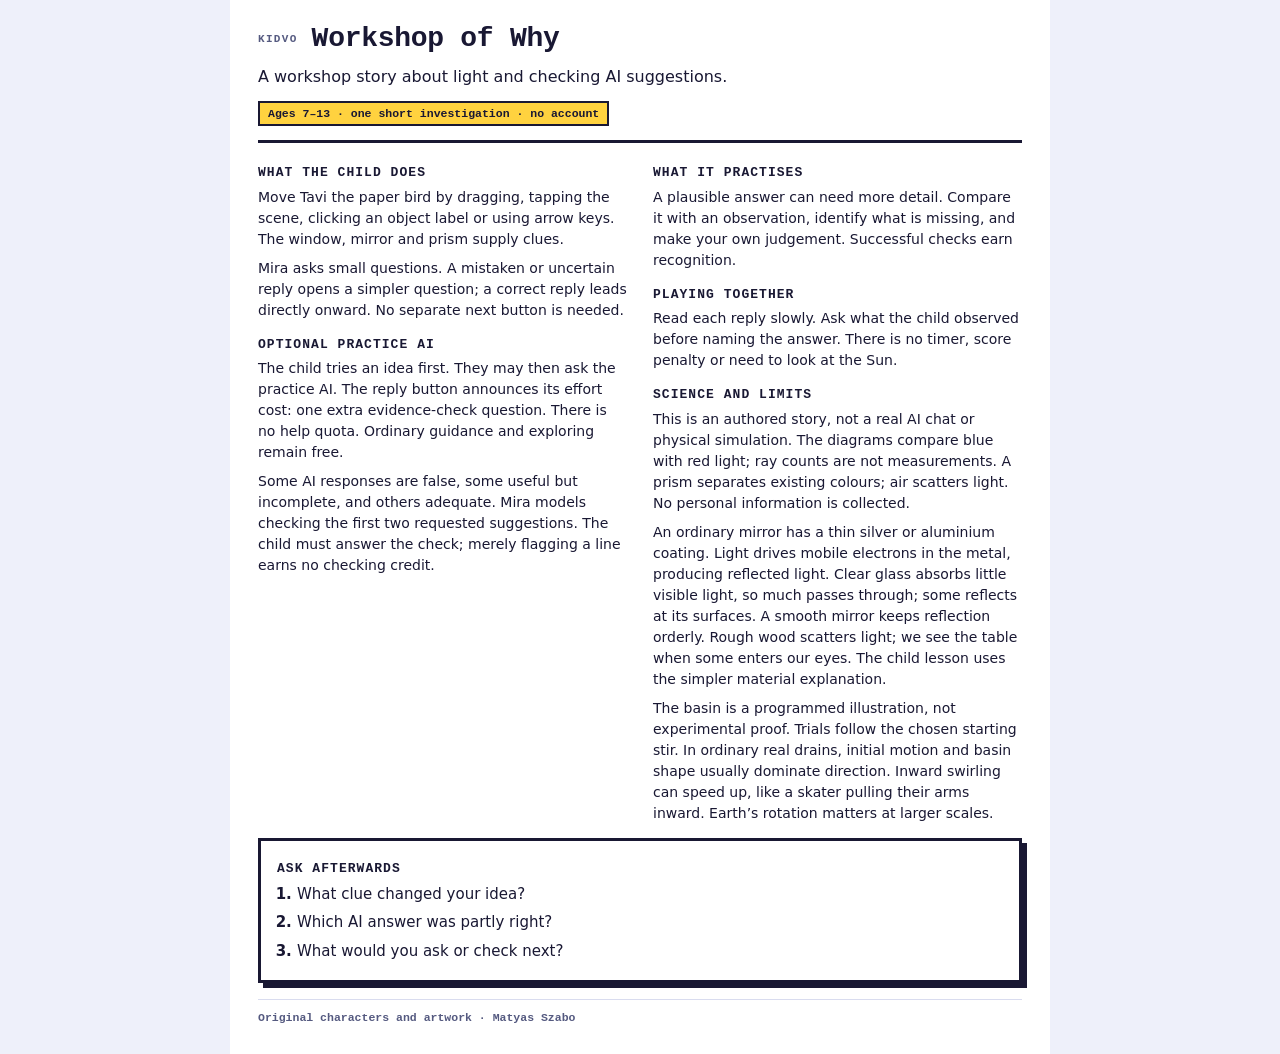
<file: apps/workshop-of-why/parents/en.html>
<!doctype html>
<html lang="en">
<head>
<meta charset="utf-8">
<meta http-equiv="Content-Security-Policy" content="default-src 'none'; style-src 'self' https://kidvo.eu 'unsafe-inline'; img-src 'self' https://kidvo.eu data:; form-action 'none'; base-uri 'none'">
<meta name="viewport" content="width=device-width, initial-scale=1">
<title>Workshop of Why</title>
<style>
  :root { --ink: #191833; --paper: #ffffff; --soft: #555a80; --sun: #ffd23f; --mint: #c6f3e3; --pink: #ffd6e0; --line: #d9dcef;
          --mono: ui-monospace, "SFMono-Regular", Menlo, Consolas, monospace;
          --sans: system-ui, -apple-system, "Segoe UI", Roboto, "Helvetica Neue", Arial, sans-serif; color-scheme: light; }
  * { box-sizing: border-box; }
  html { background: #eef0fa; }
  body { margin: 0 auto; max-width: 820px; padding: 24px 28px 28px; background: var(--paper); color: var(--ink); font: 14px/1.5 var(--sans); }
  header { display: grid; grid-template-columns: auto 1fr; gap: 4px 14px; align-items: center; padding-bottom: 14px; border-bottom: 3px solid var(--ink); }
  .logo { width: 44px; height: 44px; grid-row: span 2; }
  .kicker { font: 800 11px/1 var(--mono); letter-spacing: .12em; text-transform: uppercase; color: var(--soft); }
  h1 { margin: 0; font: 800 28px/1.1 var(--mono); letter-spacing: -.01em; text-wrap: balance; }
  .sub { grid-column: 1 / -1; margin: 6px 0 0; font-size: 16px; }
  .facts { grid-column: 1 / -1; display: flex; flex-wrap: wrap; gap: 6px; margin-top: 8px; }
  .facts span { font: 700 11.5px/1 var(--mono); padding: 5px 8px; border: 2px solid var(--ink); background: var(--sun); }
  .facts span:nth-child(2) { background: var(--mint); }
  .facts span:nth-child(3) { background: var(--pink); }
  .cols { display: grid; grid-template-columns: 1fr 1fr; gap: 6px 26px; margin-top: 6px; }
  section { min-width: 0; }
  h2 { margin: 16px 0 6px; font: 800 13px/1.2 var(--mono); letter-spacing: .08em; text-transform: uppercase; }
  p { margin: 0 0 8px; }
  ol, ul { margin: 0 0 8px; padding-left: 20px; display: grid; gap: 5px; }
  li::marker { font-weight: 800; }
  .mode { border: 2px solid var(--ink); padding: 8px 10px; margin-bottom: 8px; }
  .mode b { display: block; font: 800 12.5px/1.3 var(--mono); }
  .mode.ex { background: var(--mint); }
  .mode.inv { background: var(--pink); }
  .talk { margin-top: 6px; border: 3px solid var(--ink); padding: 4px 16px 10px; box-shadow: 5px 5px 0 var(--ink); }
  .talk ol { gap: 6px; }
  .talk li { font-size: 15px; }
  .try { margin-top: 16px; padding: 10px 14px; background: var(--sun); border: 2px solid var(--ink); }
  .try h2 { margin-top: 2px; }
  footer { margin-top: 16px; padding-top: 10px; border-top: 1px solid var(--line); display: flex; flex-wrap: wrap; justify-content: space-between; gap: 6px 16px; color: var(--soft); font: 600 11.5px/1.4 var(--mono); }
  footer a { color: inherit; }
  @media (max-width: 640px) { body { padding: 16px; } .cols { grid-template-columns: 1fr; } h1 { font-size: 24px; } }
  @page { size: A4; margin: 12mm 14mm; }
  @media print {
    html { background: none; }
    body { max-width: none; padding: 0; font-size: 12.5px; }
    h1 { font-size: 24px; }
    .talk { box-shadow: none; }
    .talk li { font-size: 13.5px; }
    * { -webkit-print-color-adjust: exact; print-color-adjust: exact; }
  }
</style>
</head>
<body><header><div class="kicker">kidvo</div><h1>Workshop of Why</h1><p class="sub">A workshop story about light and checking AI suggestions.</p><div class="facts"><span>Ages 7–13 · one short investigation · no account</span></div></header>
<div class="cols"><section><h2>What the child does</h2><p>Move Tavi the paper bird by dragging, tapping the scene, clicking an object label or using arrow keys. The window, mirror and prism supply clues.</p><p>Mira asks small questions. A mistaken or uncertain reply opens a simpler question; a correct reply leads directly onward. No separate next button is needed.</p><h2>Optional practice AI</h2><p>The child tries an idea first. They may then ask the practice AI. The reply button announces its effort cost: one extra evidence-check question. There is no help quota. Ordinary guidance and exploring remain free.</p><p>Some AI responses are false, some useful but incomplete, and others adequate. Mira models checking the first two requested suggestions. The child must answer the check; merely flagging a line earns no checking credit.</p></section><section><h2>What it practises</h2><p>A plausible answer can need more detail. Compare it with an observation, identify what is missing, and make your own judgement. Successful checks earn recognition.</p><h2>Playing together</h2><p>Read each reply slowly. Ask what the child observed before naming the answer. There is no timer, score penalty or need to look at the Sun.</p><h2>Science and limits</h2><p>This is an authored story, not a real AI chat or physical simulation. The diagrams compare blue with red light; ray counts are not measurements. A prism separates existing colours; air scatters light. No personal information is collected.</p><p>An ordinary mirror has a thin silver or aluminium coating. Light drives mobile electrons in the metal, producing reflected light. Clear glass absorbs little visible light, so much passes through; some reflects at its surfaces. A smooth mirror keeps reflection orderly. Rough wood scatters light; we see the table when some enters our eyes. The child lesson uses the simpler material explanation.</p><p>The basin is a programmed illustration, not experimental proof. Trials follow the chosen starting stir. In ordinary real drains, initial motion and basin shape usually dominate direction. Inward swirling can speed up, like a skater pulling their arms inward. Earth’s rotation matters at larger scales.</p></section></div>
<div class="talk"><h2>Ask afterwards</h2><ol><li>What clue changed your idea?</li><li>Which AI answer was partly right?</li><li>What would you ask or check next?</li></ol></div><footer><span>Original characters and artwork · Matyas Szabo</span></footer></body></html>
</file>
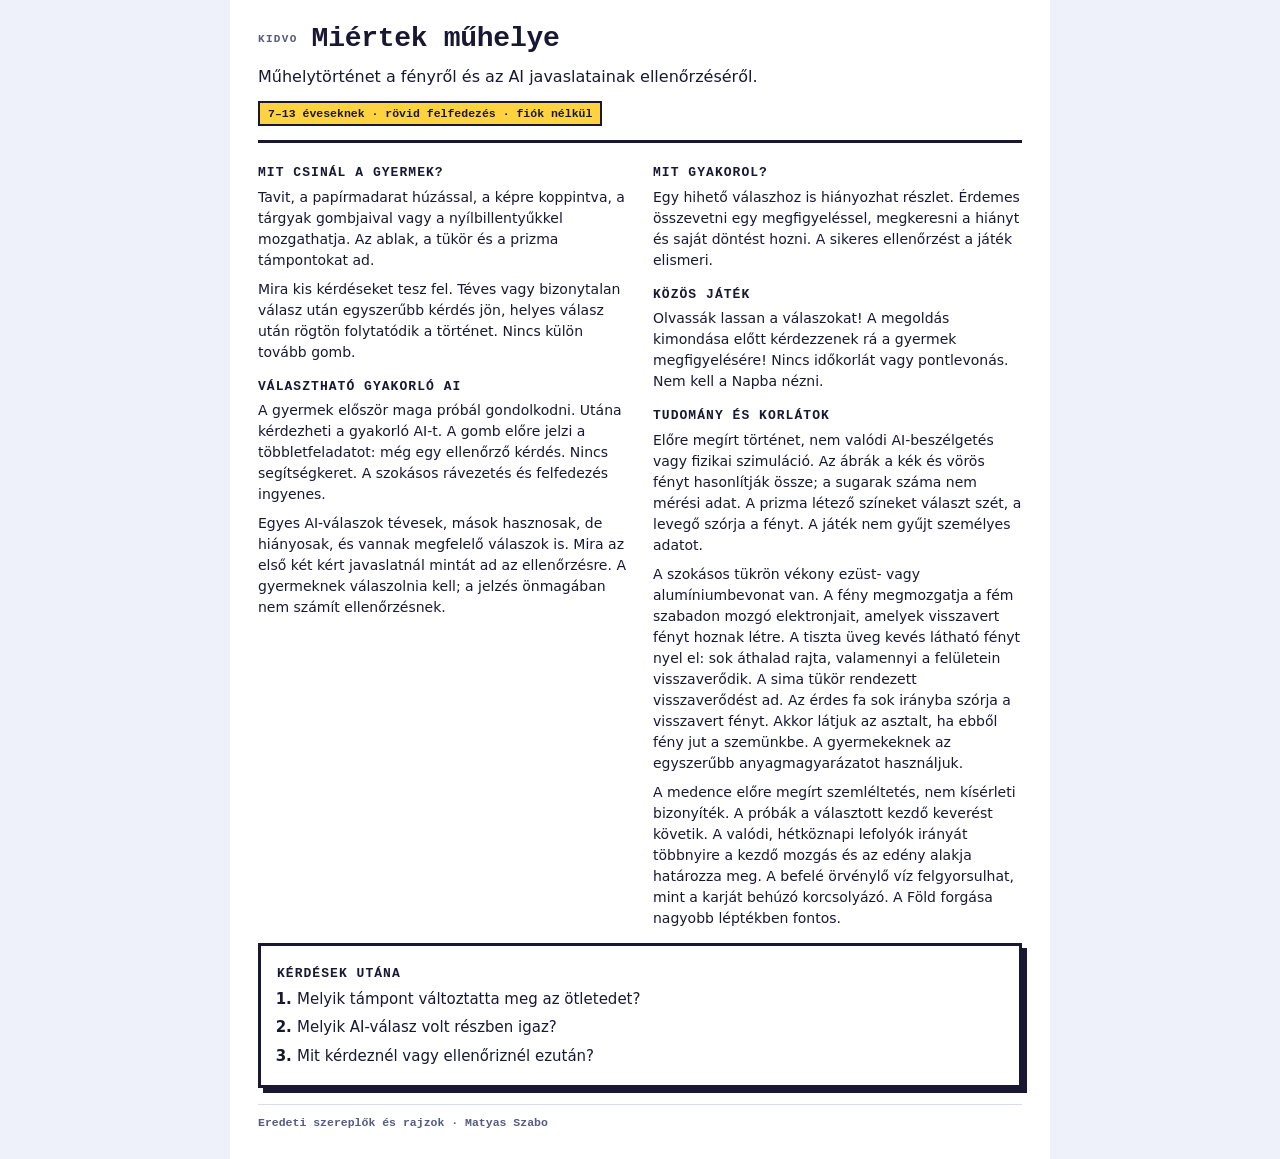
<file: apps/workshop-of-why/parents/hu.html>
<!doctype html>
<html lang="hu">
<head>
<meta charset="utf-8">
<meta http-equiv="Content-Security-Policy" content="default-src 'none'; style-src 'self' https://kidvo.eu 'unsafe-inline'; img-src 'self' https://kidvo.eu data:; form-action 'none'; base-uri 'none'">
<meta name="viewport" content="width=device-width, initial-scale=1">
<title>Miértek műhelye</title>
<style>
  :root { --ink: #191833; --paper: #ffffff; --soft: #555a80; --sun: #ffd23f; --mint: #c6f3e3; --pink: #ffd6e0; --line: #d9dcef;
          --mono: ui-monospace, "SFMono-Regular", Menlo, Consolas, monospace;
          --sans: system-ui, -apple-system, "Segoe UI", Roboto, "Helvetica Neue", Arial, sans-serif; color-scheme: light; }
  * { box-sizing: border-box; }
  html { background: #eef0fa; }
  body { margin: 0 auto; max-width: 820px; padding: 24px 28px 28px; background: var(--paper); color: var(--ink); font: 14px/1.5 var(--sans); }
  header { display: grid; grid-template-columns: auto 1fr; gap: 4px 14px; align-items: center; padding-bottom: 14px; border-bottom: 3px solid var(--ink); }
  .logo { width: 44px; height: 44px; grid-row: span 2; }
  .kicker { font: 800 11px/1 var(--mono); letter-spacing: .12em; text-transform: uppercase; color: var(--soft); }
  h1 { margin: 0; font: 800 28px/1.1 var(--mono); letter-spacing: -.01em; text-wrap: balance; }
  .sub { grid-column: 1 / -1; margin: 6px 0 0; font-size: 16px; }
  .facts { grid-column: 1 / -1; display: flex; flex-wrap: wrap; gap: 6px; margin-top: 8px; }
  .facts span { font: 700 11.5px/1 var(--mono); padding: 5px 8px; border: 2px solid var(--ink); background: var(--sun); }
  .facts span:nth-child(2) { background: var(--mint); }
  .facts span:nth-child(3) { background: var(--pink); }
  .cols { display: grid; grid-template-columns: 1fr 1fr; gap: 6px 26px; margin-top: 6px; }
  section { min-width: 0; }
  h2 { margin: 16px 0 6px; font: 800 13px/1.2 var(--mono); letter-spacing: .08em; text-transform: uppercase; }
  p { margin: 0 0 8px; }
  ol, ul { margin: 0 0 8px; padding-left: 20px; display: grid; gap: 5px; }
  li::marker { font-weight: 800; }
  .mode { border: 2px solid var(--ink); padding: 8px 10px; margin-bottom: 8px; }
  .mode b { display: block; font: 800 12.5px/1.3 var(--mono); }
  .mode.ex { background: var(--mint); }
  .mode.inv { background: var(--pink); }
  .talk { margin-top: 6px; border: 3px solid var(--ink); padding: 4px 16px 10px; box-shadow: 5px 5px 0 var(--ink); }
  .talk ol { gap: 6px; }
  .talk li { font-size: 15px; }
  .try { margin-top: 16px; padding: 10px 14px; background: var(--sun); border: 2px solid var(--ink); }
  .try h2 { margin-top: 2px; }
  footer { margin-top: 16px; padding-top: 10px; border-top: 1px solid var(--line); display: flex; flex-wrap: wrap; justify-content: space-between; gap: 6px 16px; color: var(--soft); font: 600 11.5px/1.4 var(--mono); }
  footer a { color: inherit; }
  @media (max-width: 640px) { body { padding: 16px; } .cols { grid-template-columns: 1fr; } h1 { font-size: 24px; } }
  @page { size: A4; margin: 12mm 14mm; }
  @media print {
    html { background: none; }
    body { max-width: none; padding: 0; font-size: 12.5px; }
    h1 { font-size: 24px; }
    .talk { box-shadow: none; }
    .talk li { font-size: 13.5px; }
    * { -webkit-print-color-adjust: exact; print-color-adjust: exact; }
  }
</style>
</head>
<body><header><div class="kicker">kidvo</div><h1>Miértek műhelye</h1><p class="sub">Műhelytörténet a fényről és az AI javaslatainak ellenőrzéséről.</p><div class="facts"><span>7–13 éveseknek · rövid felfedezés · fiók nélkül</span></div></header>
<div class="cols"><section><h2>Mit csinál a gyermek?</h2><p>Tavit, a papírmadarat húzással, a képre koppintva, a tárgyak gombjaival vagy a nyílbillentyűkkel mozgathatja. Az ablak, a tükör és a prizma támpontokat ad.</p><p>Mira kis kérdéseket tesz fel. Téves vagy bizonytalan válasz után egyszerűbb kérdés jön, helyes válasz után rögtön folytatódik a történet. Nincs külön tovább gomb.</p><h2>Választható gyakorló AI</h2><p>A gyermek először maga próbál gondolkodni. Utána kérdezheti a gyakorló AI-t. A gomb előre jelzi a többletfeladatot: még egy ellenőrző kérdés. Nincs segítségkeret. A szokásos rávezetés és felfedezés ingyenes.</p><p>Egyes AI-válaszok tévesek, mások hasznosak, de hiányosak, és vannak megfelelő válaszok is. Mira az első két kért javaslatnál mintát ad az ellenőrzésre. A gyermeknek válaszolnia kell; a jelzés önmagában nem számít ellenőrzésnek.</p></section><section><h2>Mit gyakorol?</h2><p>Egy hihető válaszhoz is hiányozhat részlet. Érdemes összevetni egy megfigyeléssel, megkeresni a hiányt és saját döntést hozni. A sikeres ellenőrzést a játék elismeri.</p><h2>Közös játék</h2><p>Olvassák lassan a válaszokat! A megoldás kimondása előtt kérdezzenek rá a gyermek megfigyelésére! Nincs időkorlát vagy pontlevonás. Nem kell a Napba nézni.</p><h2>Tudomány és korlátok</h2><p>Előre megírt történet, nem valódi AI-beszélgetés vagy fizikai szimuláció. Az ábrák a kék és vörös fényt hasonlítják össze; a sugarak száma nem mérési adat. A prizma létező színeket választ szét, a levegő szórja a fényt. A játék nem gyűjt személyes adatot.</p><p>A szokásos tükrön vékony ezüst- vagy alumíniumbevonat van. A fény megmozgatja a fém szabadon mozgó elektronjait, amelyek visszavert fényt hoznak létre. A tiszta üveg kevés látható fényt nyel el: sok áthalad rajta, valamennyi a felületein visszaverődik. A sima tükör rendezett visszaverődést ad. Az érdes fa sok irányba szórja a visszavert fényt. Akkor látjuk az asztalt, ha ebből fény jut a szemünkbe. A gyermekeknek az egyszerűbb anyagmagyarázatot használjuk.</p><p>A medence előre megírt szemléltetés, nem kísérleti bizonyíték. A próbák a választott kezdő keverést követik. A valódi, hétköznapi lefolyók irányát többnyire a kezdő mozgás és az edény alakja határozza meg. A befelé örvénylő víz felgyorsulhat, mint a karját behúzó korcsolyázó. A Föld forgása nagyobb léptékben fontos.</p></section></div>
<div class="talk"><h2>Kérdések utána</h2><ol><li>Melyik támpont változtatta meg az ötletedet?</li><li>Melyik AI-válasz volt részben igaz?</li><li>Mit kérdeznél vagy ellenőriznél ezután?</li></ol></div><footer><span>Eredeti szereplők és rajzok · Matyas Szabo</span></footer></body></html>
</file>
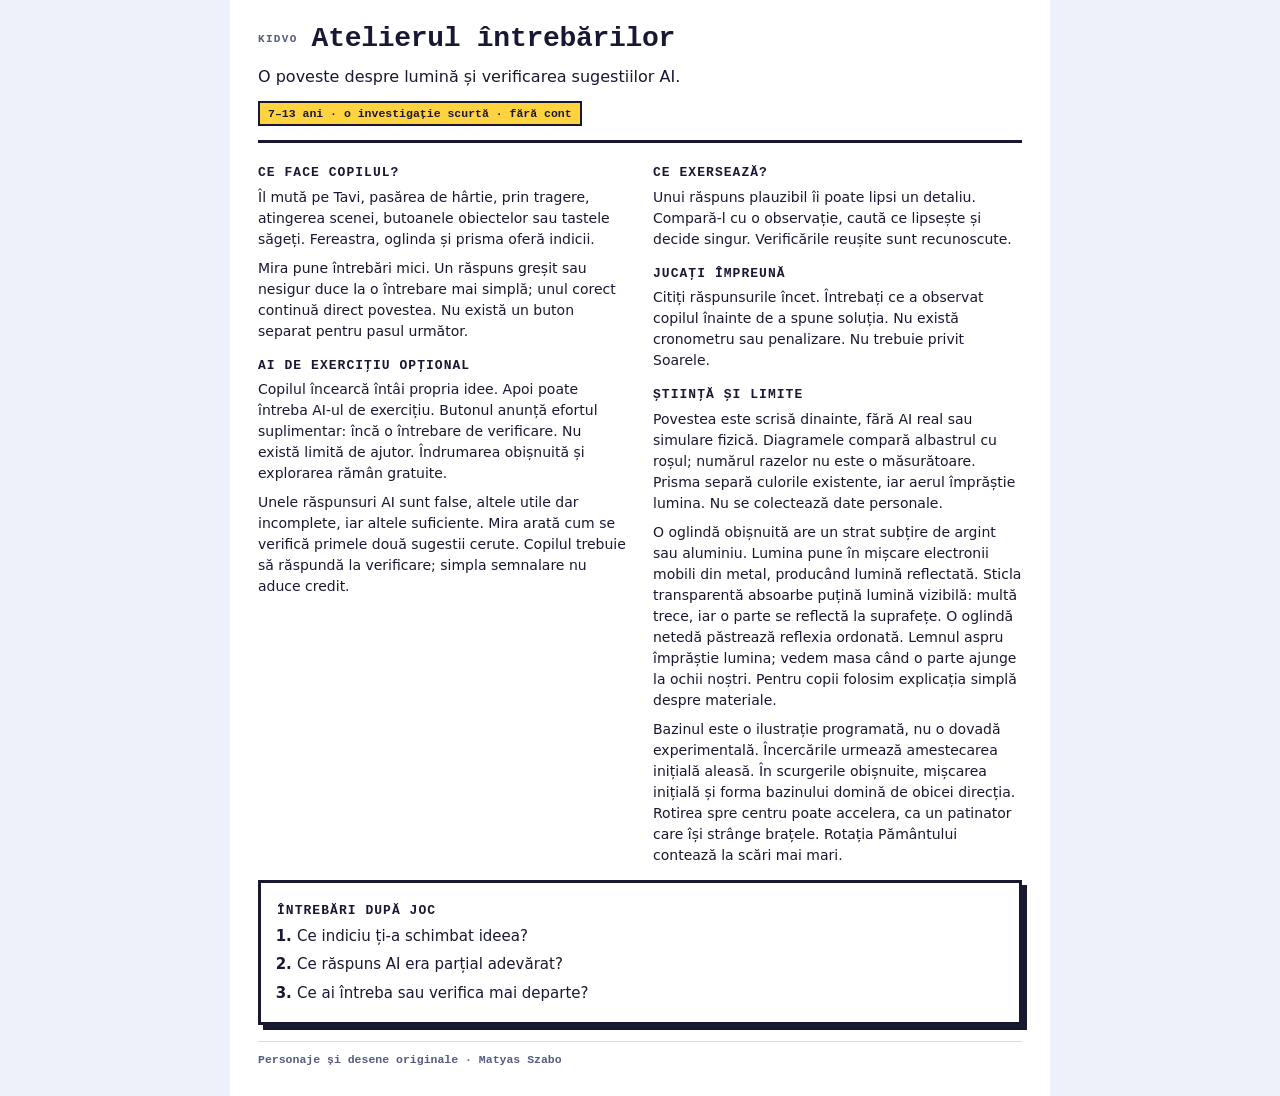
<file: apps/workshop-of-why/parents/ro.html>
<!doctype html>
<html lang="ro">
<head>
<meta charset="utf-8">
<meta http-equiv="Content-Security-Policy" content="default-src 'none'; style-src 'self' https://kidvo.eu 'unsafe-inline'; img-src 'self' https://kidvo.eu data:; form-action 'none'; base-uri 'none'">
<meta name="viewport" content="width=device-width, initial-scale=1">
<title>Atelierul întrebărilor</title>
<style>
  :root { --ink: #191833; --paper: #ffffff; --soft: #555a80; --sun: #ffd23f; --mint: #c6f3e3; --pink: #ffd6e0; --line: #d9dcef;
          --mono: ui-monospace, "SFMono-Regular", Menlo, Consolas, monospace;
          --sans: system-ui, -apple-system, "Segoe UI", Roboto, "Helvetica Neue", Arial, sans-serif; color-scheme: light; }
  * { box-sizing: border-box; }
  html { background: #eef0fa; }
  body { margin: 0 auto; max-width: 820px; padding: 24px 28px 28px; background: var(--paper); color: var(--ink); font: 14px/1.5 var(--sans); }
  header { display: grid; grid-template-columns: auto 1fr; gap: 4px 14px; align-items: center; padding-bottom: 14px; border-bottom: 3px solid var(--ink); }
  .logo { width: 44px; height: 44px; grid-row: span 2; }
  .kicker { font: 800 11px/1 var(--mono); letter-spacing: .12em; text-transform: uppercase; color: var(--soft); }
  h1 { margin: 0; font: 800 28px/1.1 var(--mono); letter-spacing: -.01em; text-wrap: balance; }
  .sub { grid-column: 1 / -1; margin: 6px 0 0; font-size: 16px; }
  .facts { grid-column: 1 / -1; display: flex; flex-wrap: wrap; gap: 6px; margin-top: 8px; }
  .facts span { font: 700 11.5px/1 var(--mono); padding: 5px 8px; border: 2px solid var(--ink); background: var(--sun); }
  .facts span:nth-child(2) { background: var(--mint); }
  .facts span:nth-child(3) { background: var(--pink); }
  .cols { display: grid; grid-template-columns: 1fr 1fr; gap: 6px 26px; margin-top: 6px; }
  section { min-width: 0; }
  h2 { margin: 16px 0 6px; font: 800 13px/1.2 var(--mono); letter-spacing: .08em; text-transform: uppercase; }
  p { margin: 0 0 8px; }
  ol, ul { margin: 0 0 8px; padding-left: 20px; display: grid; gap: 5px; }
  li::marker { font-weight: 800; }
  .mode { border: 2px solid var(--ink); padding: 8px 10px; margin-bottom: 8px; }
  .mode b { display: block; font: 800 12.5px/1.3 var(--mono); }
  .mode.ex { background: var(--mint); }
  .mode.inv { background: var(--pink); }
  .talk { margin-top: 6px; border: 3px solid var(--ink); padding: 4px 16px 10px; box-shadow: 5px 5px 0 var(--ink); }
  .talk ol { gap: 6px; }
  .talk li { font-size: 15px; }
  .try { margin-top: 16px; padding: 10px 14px; background: var(--sun); border: 2px solid var(--ink); }
  .try h2 { margin-top: 2px; }
  footer { margin-top: 16px; padding-top: 10px; border-top: 1px solid var(--line); display: flex; flex-wrap: wrap; justify-content: space-between; gap: 6px 16px; color: var(--soft); font: 600 11.5px/1.4 var(--mono); }
  footer a { color: inherit; }
  @media (max-width: 640px) { body { padding: 16px; } .cols { grid-template-columns: 1fr; } h1 { font-size: 24px; } }
  @page { size: A4; margin: 12mm 14mm; }
  @media print {
    html { background: none; }
    body { max-width: none; padding: 0; font-size: 12.5px; }
    h1 { font-size: 24px; }
    .talk { box-shadow: none; }
    .talk li { font-size: 13.5px; }
    * { -webkit-print-color-adjust: exact; print-color-adjust: exact; }
  }
</style>
</head>
<body><header><div class="kicker">kidvo</div><h1>Atelierul întrebărilor</h1><p class="sub">O poveste despre lumină și verificarea sugestiilor AI.</p><div class="facts"><span>7–13 ani · o investigație scurtă · fără cont</span></div></header>
<div class="cols"><section><h2>Ce face copilul?</h2><p>Îl mută pe Tavi, pasărea de hârtie, prin tragere, atingerea scenei, butoanele obiectelor sau tastele săgeți. Fereastra, oglinda și prisma oferă indicii.</p><p>Mira pune întrebări mici. Un răspuns greșit sau nesigur duce la o întrebare mai simplă; unul corect continuă direct povestea. Nu există un buton separat pentru pasul următor.</p><h2>AI de exercițiu opțional</h2><p>Copilul încearcă întâi propria idee. Apoi poate întreba AI-ul de exercițiu. Butonul anunță efortul suplimentar: încă o întrebare de verificare. Nu există limită de ajutor. Îndrumarea obișnuită și explorarea rămân gratuite.</p><p>Unele răspunsuri AI sunt false, altele utile dar incomplete, iar altele suficiente. Mira arată cum se verifică primele două sugestii cerute. Copilul trebuie să răspundă la verificare; simpla semnalare nu aduce credit.</p></section><section><h2>Ce exersează?</h2><p>Unui răspuns plauzibil îi poate lipsi un detaliu. Compară-l cu o observație, caută ce lipsește și decide singur. Verificările reușite sunt recunoscute.</p><h2>Jucați împreună</h2><p>Citiți răspunsurile încet. Întrebați ce a observat copilul înainte de a spune soluția. Nu există cronometru sau penalizare. Nu trebuie privit Soarele.</p><h2>Știință și limite</h2><p>Povestea este scrisă dinainte, fără AI real sau simulare fizică. Diagramele compară albastrul cu roșul; numărul razelor nu este o măsurătoare. Prisma separă culorile existente, iar aerul împrăștie lumina. Nu se colectează date personale.</p><p>O oglindă obișnuită are un strat subțire de argint sau aluminiu. Lumina pune în mișcare electronii mobili din metal, producând lumină reflectată. Sticla transparentă absoarbe puțină lumină vizibilă: multă trece, iar o parte se reflectă la suprafețe. O oglindă netedă păstrează reflexia ordonată. Lemnul aspru împrăștie lumina; vedem masa când o parte ajunge la ochii noștri. Pentru copii folosim explicația simplă despre materiale.</p><p>Bazinul este o ilustrație programată, nu o dovadă experimentală. Încercările urmează amestecarea inițială aleasă. În scurgerile obișnuite, mișcarea inițială și forma bazinului domină de obicei direcția. Rotirea spre centru poate accelera, ca un patinator care își strânge brațele. Rotația Pământului contează la scări mai mari.</p></section></div>
<div class="talk"><h2>Întrebări după joc</h2><ol><li>Ce indiciu ți-a schimbat ideea?</li><li>Ce răspuns AI era parțial adevărat?</li><li>Ce ai întreba sau verifica mai departe?</li></ol></div><footer><span>Personaje și desene originale · Matyas Szabo</span></footer></body></html>
</file>
